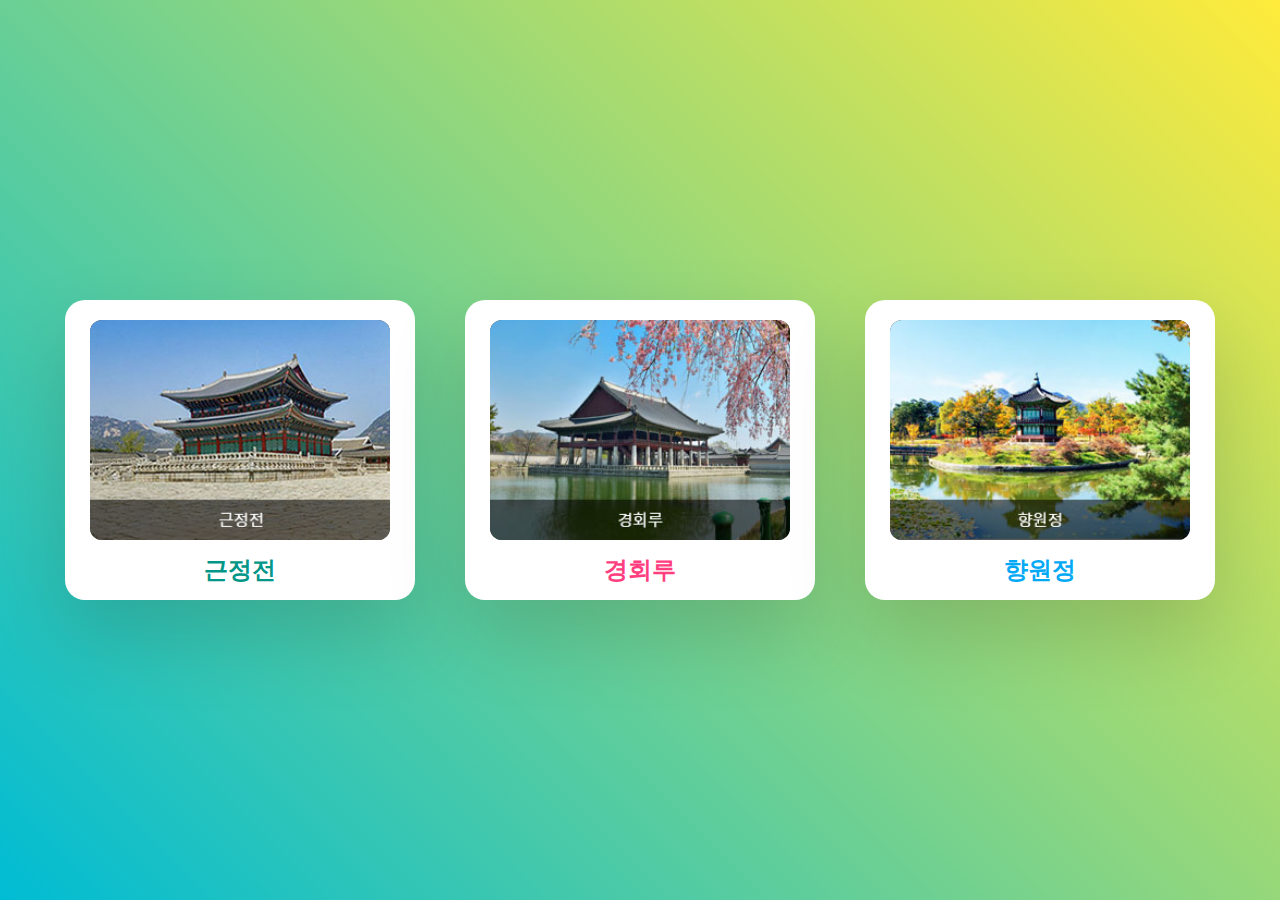
<file: Animated_Responsive_Cards/index.html>
<!DOCTYPE html>
<html>
<head>
<title>CSS Cards Hover Effects</title>
<link rel="stylesheet" type="text/css" href="style.css">
</head>
<body>
	<div class="container">
		<div class="card" style="--clr:#009688;">
			<div class="imgBx">
				<img src="img1.jpg">
			</div>
			<div class="content">
				<h2>근정전</h2>
				<p>근정전은 조선의 법궁인 경복궁의 정전으로, 다포계 팔작 지붕의 중층 건물이다. 현재 근정전은 국보 223호로 지정되어 있는 현존하는 한국 최대의 목조 건축물 중 하나이다.</p>
				<a href="#">Read More</a>
			</div>
		</div>
		<div class="card" style="--clr:#ff3e7f;">
			<div class="imgBx">
				<img src="img2.jpg">
			</div>
			<div class="content">
				<h2>경회루</h2>
				<p>경회루는 경복궁에 있는 누각으로, 조선시대에 연회를 하거나, 외국의 사신을 접견하던 곳으로, 지금의 청와대 영빈관에 해당된다.</p>
				<a href="#">Read More</a>
			</div>
		</div>
		<div class="card" style="--clr:#03a9f4;">
			<div class="imgBx">
				<img src="img3.jpg">
			</div>
			<div class="content">
				<h2>향원정</h2>
				<p>향원정은 서울특별시 종로구, 경복궁 후원 영역에 조성된 조선시대의 2층 육각 목조 정자이다. 경복궁 북쪽 후원에 있는 향원지 내의 가운데 섬 위에 건립되었다.</p>
				<a href="#">Read More</a>
			</div>
		</div>
	</div>
</body>
</html>
</file>
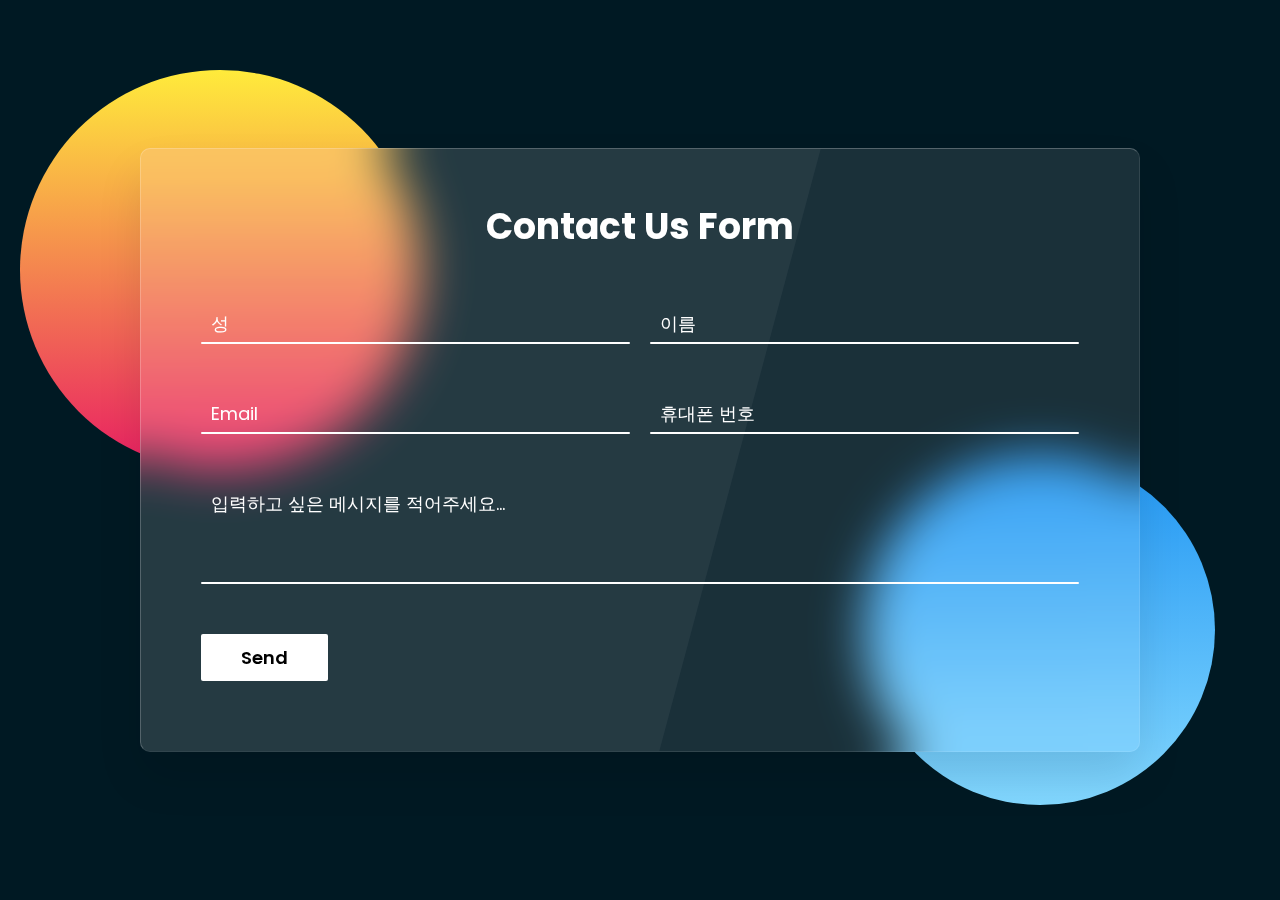
<file: Responsive_Contact_Us/index.html>
<!doctype html>
<html>
<head>
  <meta name="viewport" content="width=device-width, initial-scale=1.0">
  <title>Contact Us Form</title>
  <link rel="stylesheet" type="text/css" href="style.css">
</head>
<body>
	<section>
    <div class="container">
      <h2>Contact Us Form</h2>
      <div class="row100">
        <div class="col">
          <div class="inputBox">
            <input type="text" name="" required="required">
            <span class="text">성</span>
            <span class="line"></span>
          </div>
        </div>
        <div class="col">
          <div class="inputBox">
            <input type="text" name="" required="required">
            <span class="text">이름</span>
            <span class="line"></span>
          </div>
        </div>
      </div>
      <div class="row100">
        <div class="col">
          <div class="inputBox">
            <input type="text" name="" required="required">
            <span class="text">Email</span>
            <span class="line"></span>
          </div>
        </div>
        <div class="col">
          <div class="inputBox">
            <input type="text" name="" required="required">
            <span class="text">휴대폰 번호</span>
            <span class="line"></span>
          </div>
        </div>
      </div>
      <div class="row100">
        <div class="col">
          <div class="inputBox textarea">
            <textarea required="required"></textarea>
            <span class="text">입력하고 싶은 메시지를 적어주세요...</span>
            <span class="line"></span>
          </div>
        </div>
      </div>
      <div class="row100">
        <div class="col">
            <input type="submit" value="Send">
        </div>
      </div>
    </div> 
  </section>
</body>
</html>
</file>
<file: Animated_Responsive_Cards/style.css>
@import url('https://fonts.googleapis.com/css?family=Poppins:100,200,300,400,500,600,700,800,900');
*
{
	margin: 0;
	padding: 0;
	box-sizing: border-box;
	font-family: 'Poppins', sans-serif;
}
body 
{
	display: flex;
	justify-content: center;
	align-items: center;
	min-height: 100vh;
	background: linear-gradient(45deg,#00bcd4,#ffeb3b);
}
.container 
{
	position: relative;
	display: flex;
	justify-content: center;
	align-items: center;
	flex-wrap: wrap;
	gap: 100px 50px;
	padding: 100px 50px;
}
.container .card 
{
	position: relative;
	display: flex;
	justify-content: center;
	align-items: flex-start;
	width: 350px;
	height: 300px;
	background: #fff;
	border-radius: 20px;
	box-shadow: 0 35px 80px rgba(0,0,0,0.15);
	transition: 0.5s
}
.container .card:hover 
{
	height: 400px;
}
.container .card .imgBx
{
	position: absolute;
	top: 20px;
	width: 300px;
	height: 220px;
	background: #333;
	border-radius: 12px;
	overflow: hidden;
	transition: 0.5s;
}
.container .card:hover .imgBx
{
	top: -100px;
	scale: 0.75;
	box-shadow: 0 15px 45px rgba(0,0,0,0.2);
}
.container .card .imgBx img 
{
	position: absolute;
	top: 0;
	left: 0;
	width: 100%;
	height: 100%;
	object-fit: cover;
}
.container .card .content 
{
	position: absolute;
	top: 252px;
	width: 100%;
	padding: 0 30px;
	height: 35px;
	overflow: hidden;
	text-align: center;
	transition: 0.5s;
}
.container .card:hover .content 
{
	top: 130px;
	height: 250px;
}
.container .card .content h2 
{
	font-size: 1.5em;
	font-weight: 700;
	color: var(--clr);
}
.container .card .content p 
{
	color: #333;
}
.container .card .content a 
{
	position: relative;
	top: 15px;
	display: inline-block;
	padding: 12px 25px;
	background: var(--clr);
	color: #fff;
	font-weight: 500;
	text-decoration: none;
	border-radius: 8px;
}
</file>
<file: Responsive_Contact_Us/style.css>
@import url('https://fonts.googleapis.com/css?family=Poppins:400,500,600,700,800&display=swap');
*
{
    margin: 0;
    padding: 0;
    font-family: 'Poppins', sans-serif;
    box-sizing: border-box;
}
body
{
    overflow-x: hidden;
}
section
{
    display: flex;
    justify-content: center;
    align-items: center;
    min-height: 100vh;
    padding: 20px;
    width: 100%;
    background: #001923;
    overflow-x: hidden;
}
section::before
{
    content: '';
    position: absolute;
    width: 400px;
    height: 400px;
    background: linear-gradient(#ffeb3b,#e91e63);
    border-radius: 50%;
    transform: translate(-420px,-180px);
}
section::after
{
    content: '';
    position: absolute;
    width: 350px;
    height: 350px;
    background: linear-gradient(#2196f3,#83d8ff);
    border-radius: 50%;
    transform: translate(400px,180px);
}
.container
{
    position: relative;
    width: 100%;
    max-width: 1000px;
    padding: 50px;
    background: rgba(255, 255, 255, 0.1);
    box-shadow: 0 25px 45px rgba(0,0,0,0.1);
    border: 1px solid rgba(255, 255, 255, 0.25);
    border-right: 1px solid rgba(255, 255, 255, 0.1);
    border-bottom: 1px solid rgba(255, 255, 255, 0.1);
    backdrop-filter: blur(25px);
    border-radius: 10px;
    z-index: 1;
    overflow: hidden;
}
.container:before
{
    content: '';
    position: absolute;
    top: 0;
    left: -40%;
    width: 100%;
    height: 100%;
    background: rgba(255,255,255,0.05);
    transform: skewX(-15deg);
    pointer-events: none;
}
h2
{
    width: 100%;
    color: #fff;
    text-align: center;
    font-size: 36px;
    margin-bottom: 20px;
}
.container .row100
{
    position: relative;
    width: 100%;
    display: grid;
    grid-template-columns: repeat(auto-fit,minmax(250px,1fr));
}
.container .row100 .col
{
    position: relative;
    width: 100%;
    padding: 0 10px;
    margin: 30px 0 20px;
    transition: 0.5s;
}
.container .row100 .inputBox
{
    position: relative;
    width: 100%;
    height: 40px;
    color: #fff;
}
.container .row100 .inputBox input,
.container .row100 .inputBox textarea
{
    position: absolute;
    width: 100%;
    height: 100%;
    background: transparent;
    box-shadow: none;
    border: none;
    outline: none;
    font-size: 18px;
    padding: 0 10px;
    z-index: 1;
    color: #000;
}
.container .row100 .inputBox .text
{
    position: absolute;
    top: 0;
    left: 0;
    line-height: 40px;
    font-size: 18px;
    padding: 0 10px;
    display: block;
    transition: 0.5s;
    pointer-events: none;
}
.container .row100 .inputBox input:focus + .text,
.container .row100 .inputBox input:valid + .text
{
    top: -35px;
    left: -10px;
}
.container .row100 .inputBox .line
{
    position: absolute;
    bottom: 0;
    display: block;
    width: 100%;
    height: 2px;
    background: #fff;
    transition: 0.5s;
    border-radius: 2px;
    pointer-events: none;
}
.container .row100 .inputBox input:focus ~ .line,
.container .row100 .inputBox input:valid ~ .line
{
    height: 100%;
}

.container .row100 .inputBox.textarea
{
    position: relative;
    width: 100%;
    height: 100px;
    padding: 10px 0;
}
.container .row100 .inputBox textarea
{
    height: 100%;
    resize: none;
}
.container .row100 .inputBox textarea:focus ~ .line,
.container .row100 .inputBox textarea:valid ~ .line
{
    height: 100%;
}
.container .row100 .inputBox textarea:focus + .text,
.container .row100 .inputBox textarea:valid + .text
{
    top: -35px;
    left: -10px;
}
input[type="submit"]
{
    border: none;
    padding: 10px 40px;
    cursor: pointer;
    outline: none;
    background: #fff;
    color: #000;
    font-weight: 600;
    font-size: 18px;
    border-radius: 2px;
}

@media (max-width: 767px)
{
    section::before
    {
        transform: translate(-200px,-180px);
    }
    section::after
    {
        transform: translate(220px,180px);
    }
    .container
    {
        padding: 20px;
    }
    h2
    {
        font-size: 28px;
    }
}
</file>
